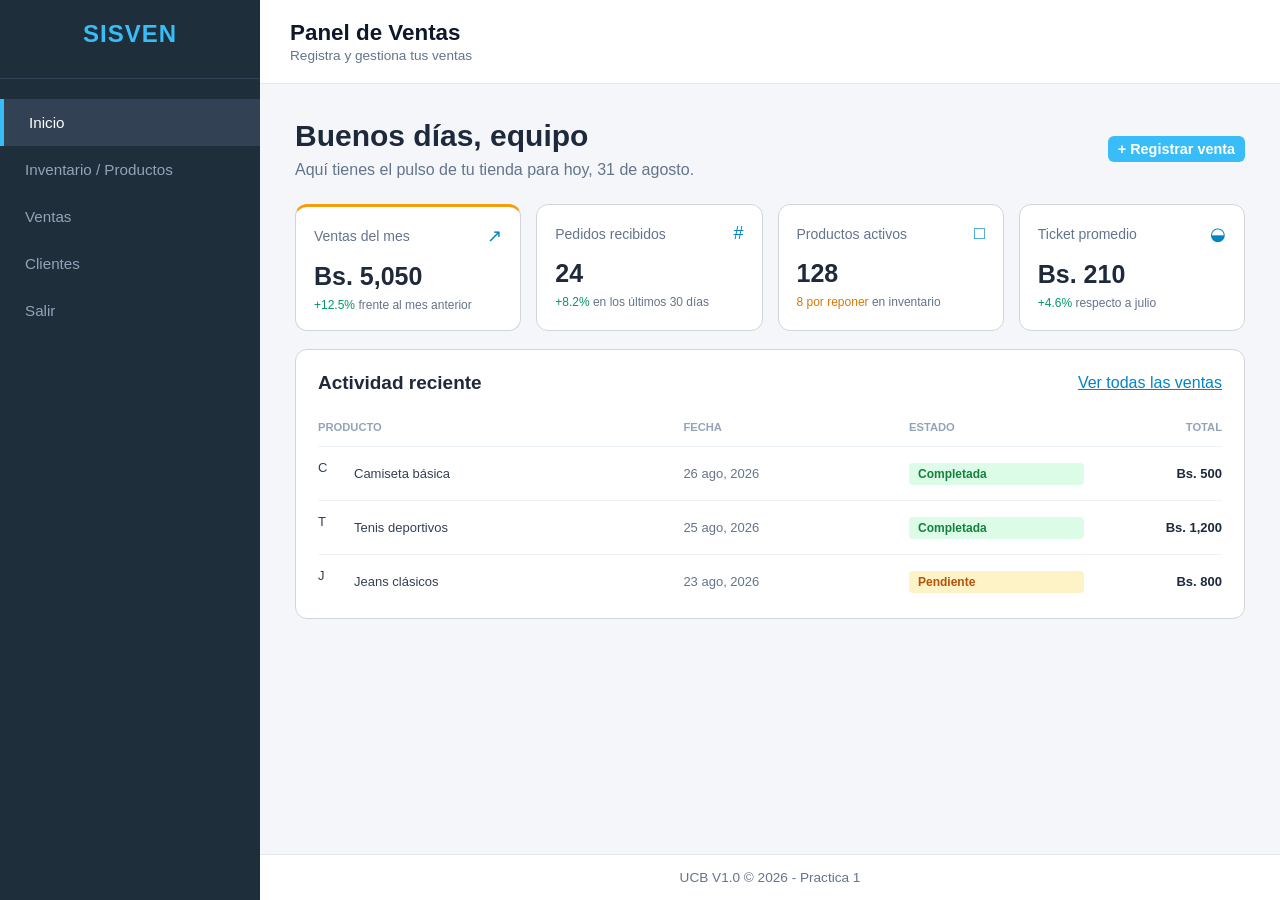
<file: index.html>
<!DOCTYPE html>
<html lang="es">
<head>
    <meta charset="UTF-8">
    <meta name="viewport" content="width=device-width, initial-scale=1.0">
    <title>Sistema de Ventas - Tienda de Ropa</title>
    <link rel="stylesheet" href="styles/menu.css">
    <link rel="stylesheet" href="styles/style.css">
</head>
<body>

    <!-- CONTENEDOR PRINCIPAL EN REJILLA -->
    <div class="grid-container">
        
        <!-- MENÚ LATERAL IZQUIERDO (SIDEBAR) -->
        <aside class="sidebar">
            <div class="sidebar-logo">
                <h2>SISVEN</h2>
            </div>
            <nav class="sidebar-nav">
                <a href="dashboard.html" target="contenedor" class="active">Inicio</a>
                <a href="productos.html" target="contenedor" >Inventario / Productos</a>
                <a href="ventas.html" target="contenedor">Ventas</a>
                <a href="#">Clientes</a>
                <a href="login.html">Salir</a>
            </nav>
        </aside>

        <!-- CONTENIDO DE LA DERECHA (ENCABEZADO, CUERPO Y PIE) -->
        <div class="main-layout">
            
            <!-- ENCABEZADO -->
            <header class="header">
                <div class="header-title">
                    <h1>Panel de Ventas</h1>
                    <p>Registra y gestiona tus ventas</p>
                </div>
            </header>

            <!-- CUERPO DE LA PÁGINA (PRODUCTOS) -->
            <main class="content">
                  <iframe name="contenedor" src="dashboard.html" style="width: 100%; height: 100%; border: none;"></iframe>
            </main>

            <!-- PIE DE PÁGINA -->
            <footer class="footer">
                <p>UCB V1.0 &copy; 2026 - Practica 1 </p>
            </footer>

        </div>
    </div>

</body>
</html>
</file>
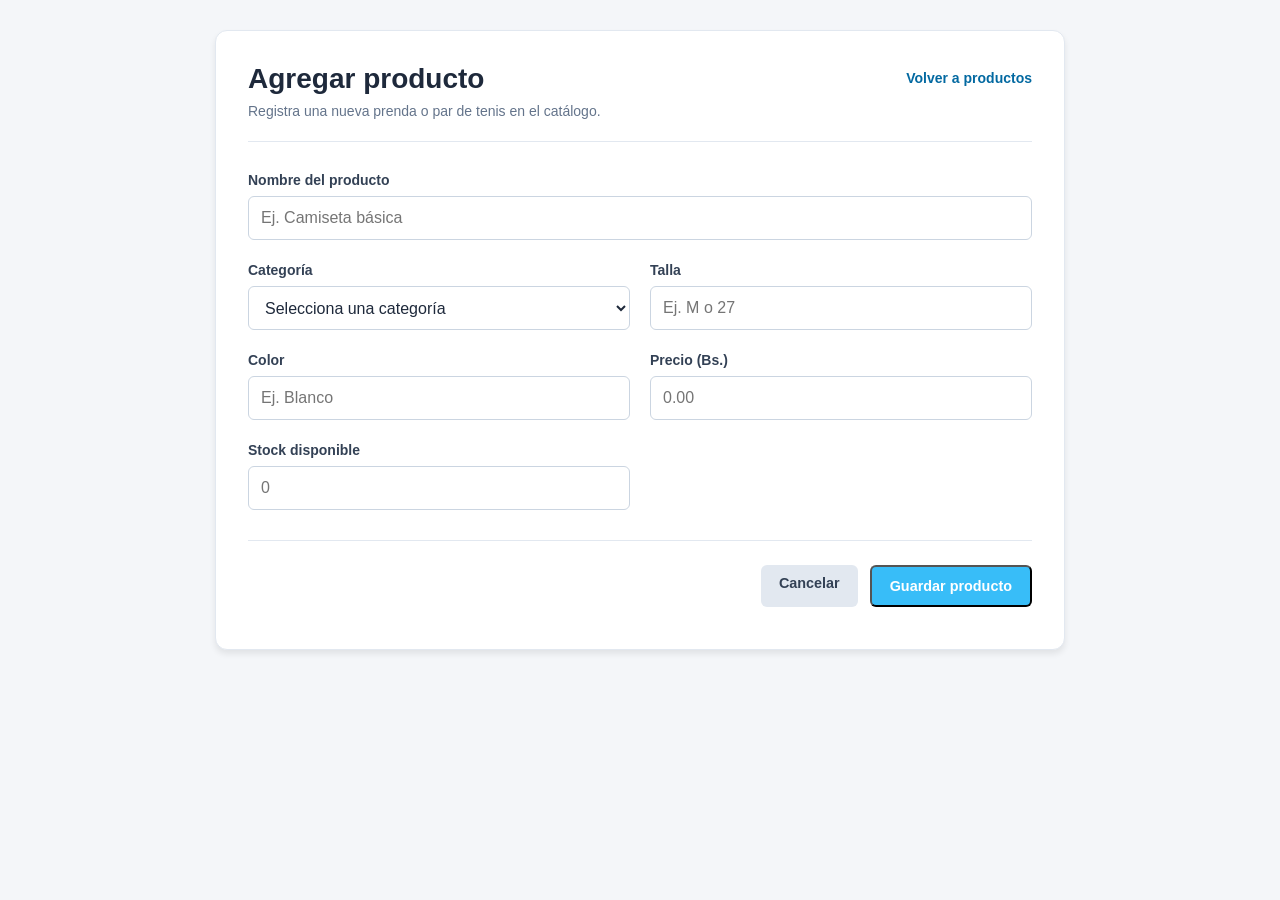
<file: agregar_producto.html>
<!DOCTYPE html>
<html lang="es">
<head>
    <meta charset="UTF-8">
    <meta name="viewport" content="width=device-width, initial-scale=1.0">
    <title>Agregar producto</title>
    <link rel="stylesheet" href="styles/style.css">
    <link rel="stylesheet" href="styles/agregar-producto.css">
</head>
<body>
    <main class="product-form-container">
        <div class="page-heading">
            <div>
                <h1>Agregar producto</h1>
                <p class="intro">Registra una nueva prenda o par de tenis en el catálogo.</p>
            </div>
            <a class="back-link" href="productos.html">Volver a productos</a>
        </div>

        <form class="product-form" action="productos.html" method="get">
            <div class="form-group form-group-wide">
                <label for="nombre">Nombre del producto</label>
                <input type="text" id="nombre" name="nombre" placeholder="Ej. Camiseta básica" required>
            </div>

            <div class="form-group">
                <label for="categoria">Categoría</label>
                <select id="categoria" name="categoria" required>
                    <option value="" selected disabled>Selecciona una categoría</option>
                    <option value="Ropa">Ropa</option>
                    <option value="Tenis">Tenis</option>
                </select>
            </div>

            <div class="form-group">
                <label for="talla">Talla</label>
                <input type="text" id="talla" name="talla" placeholder="Ej. M o 27" required>
            </div>

            <div class="form-group">
                <label for="color">Color</label>
                <input type="text" id="color" name="color" placeholder="Ej. Blanco" required>
            </div>

            <div class="form-group">
                <label for="precio">Precio (Bs.)</label>
                <input type="number" id="precio" name="precio" min="0.01" step="0.01" placeholder="0.00" required>
            </div>

            <div class="form-group">
                <label for="stock">Stock disponible</label>
                <input type="number" id="stock" name="stock" min="0" step="1" placeholder="0" required>
            </div>

            <div class="form-actions">
                <a class="btn btn-secondary" href="productos.html">Cancelar</a>
                <button class="btn btn-primary" type="submit">Guardar producto</button>
            </div>
        </form>
    </main>
</body>
</html>
</file>
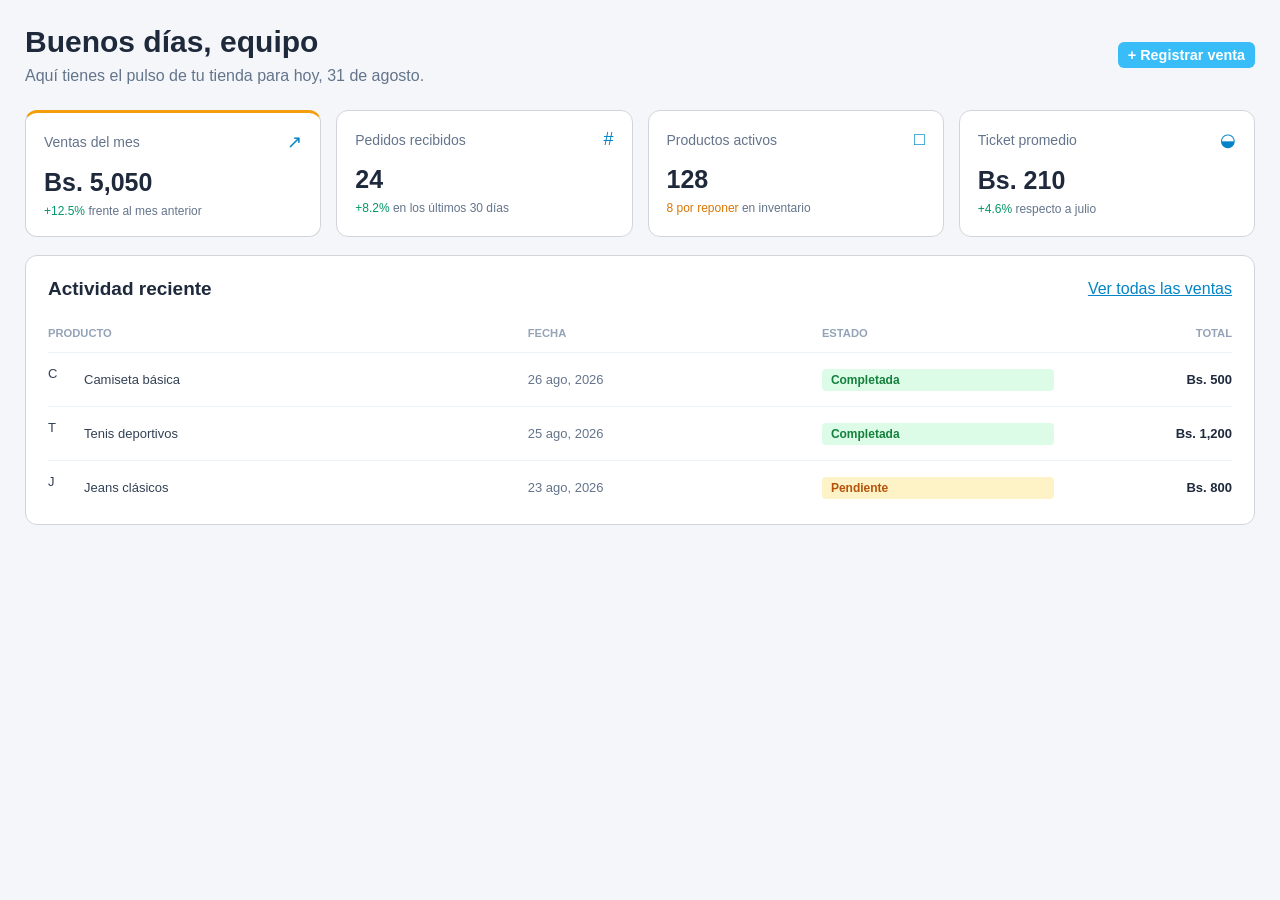
<file: dashboard.html>
<!DOCTYPE html>
<html lang="es">
<head>
    <meta charset="UTF-8">
    <meta name="viewport" content="width=device-width, initial-scale=1.0">
    <title>Dashboard | SISVEN</title>
    <link rel="stylesheet" href="styles/style.css">
    <link rel="stylesheet" href="styles/dashboard.css">
    <link rel="stylesheet" href="styles/ventas.css">
</head>
<body>
    <main class="dashboard">
        <section class="welcome-row">
            <div>
                <h1>Buenos días, equipo</h1>
                <p class="welcome-copy">Aquí tienes el pulso de tu tienda para hoy, 31 de agosto.</p>
            </div>
            <a class="btn btn-primary dashboard-action" href="nueva_venta.html">+ Registrar venta</a>
        </section>

        <section class="cards-grid" aria-label="Indicadores principales">
            <article class="card card-accent">
                <div class="metric-topline"><span>Ventas del mes</span><span class="metric-icon">↗</span></div>
                <strong>Bs. 5,050</strong>
                <p><span class="positive">+12.5%</span> frente al mes anterior</p>
            </article>
            <article class="card">
                <div class="metric-topline"><span>Pedidos recibidos</span><span class="metric-icon">#</span></div>
                <strong>24</strong>
                <p><span class="positive">+8.2%</span> en los últimos 30 días</p>
            </article>
            <article class="card">
                <div class="metric-topline"><span>Productos activos</span><span class="metric-icon">□</span></div>
                <strong>128</strong>
                <p><span class="warning">8 por reponer</span> en inventario</p>
            </article>
            <article class="card">
                <div class="metric-topline"><span>Ticket promedio</span><span class="metric-icon">◒</span></div>
                <strong>Bs. 210</strong>
                <p><span class="positive">+4.6%</span> respecto a julio</p>
            </article>
        </section>

        <section class="panel activity-panel">
            <div class="panel-heading"><div><h2>Actividad reciente</h2></div><a href="ventas.html" class="panel-link">Ver todas las ventas</a></div>
            <div class="activity-table">
                <div class="activity-row activity-head"><span>Producto</span><span>Fecha</span><span>Estado</span><span class="amount-heading">Total</span></div>
                <div class="activity-row"><span class="product-cell"><span class="product-dot">C</span>Camiseta básica</span><span>26 ago, 2026</span><span class="status status-paid">Completada</span><strong class="amount">Bs. 500</strong></div>
                <div class="activity-row"><span class="product-cell"><span class="product-dot dot-orange">T</span>Tenis deportivos</span><span>25 ago, 2026</span><span class="status status-paid">Completada</span><strong class="amount">Bs. 1,200</strong></div>
                <div class="activity-row"><span class="product-cell"><span class="product-dot dot-purple">J</span>Jeans clásicos</span><span>23 ago, 2026</span><span class="status status-pending">Pendiente</span><strong class="amount">Bs. 800</strong></div>
            </div>
        </section>
    </main>
</body>
</html>
</file>
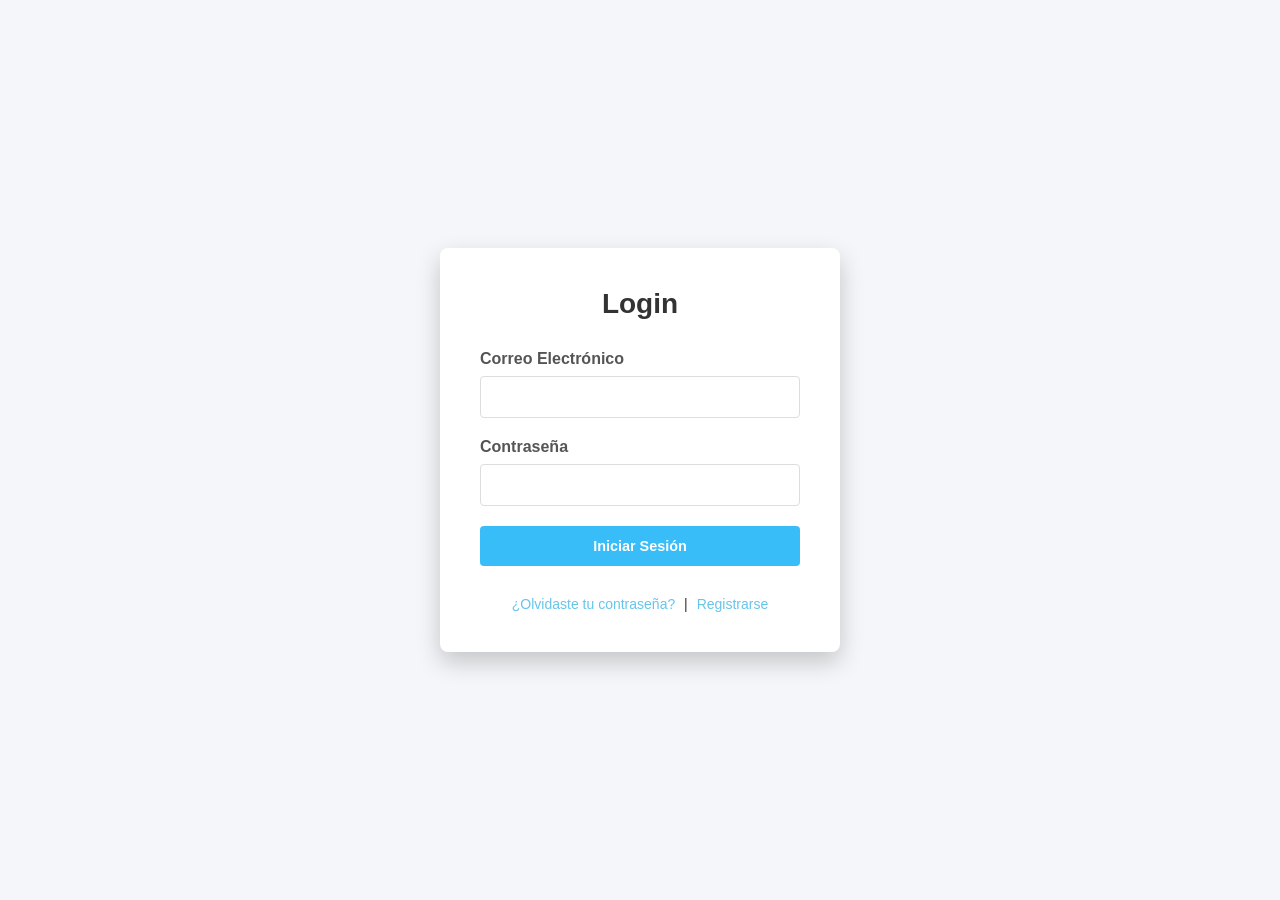
<file: login.html>
<!DOCTYPE html>
<html lang="es">
<head>
    <meta charset="UTF-8">
    <meta name="viewport" content="width=device-width, initial-scale=1.0">
    <link rel="stylesheet" href="styles/style.css">
    <link rel="stylesheet" href="styles/login.css">
    <title>Login</title>
</head>
<body>
    <div class="container">
        <h1>Login</h1>
        <form action="index.html" method="get">
            <div class="form-group">
                <label for="email">Correo Electrónico</label>
                <input type="email" id="email" name="email" required>
            </div>
            
            <div class="form-group">
                <label for="password">Contraseña</label>
                <input type="password" id="password" name="password" required>
            </div>
            
            <button type="submit" class="btn btn-primary">Iniciar Sesión</button>
            
            <div class="links">
                <a href="#">¿Olvidaste tu contraseña?</a> |
                <a href="#">Registrarse</a>
            </div>
        </form>
    </div>
</body>
</html>
</file>
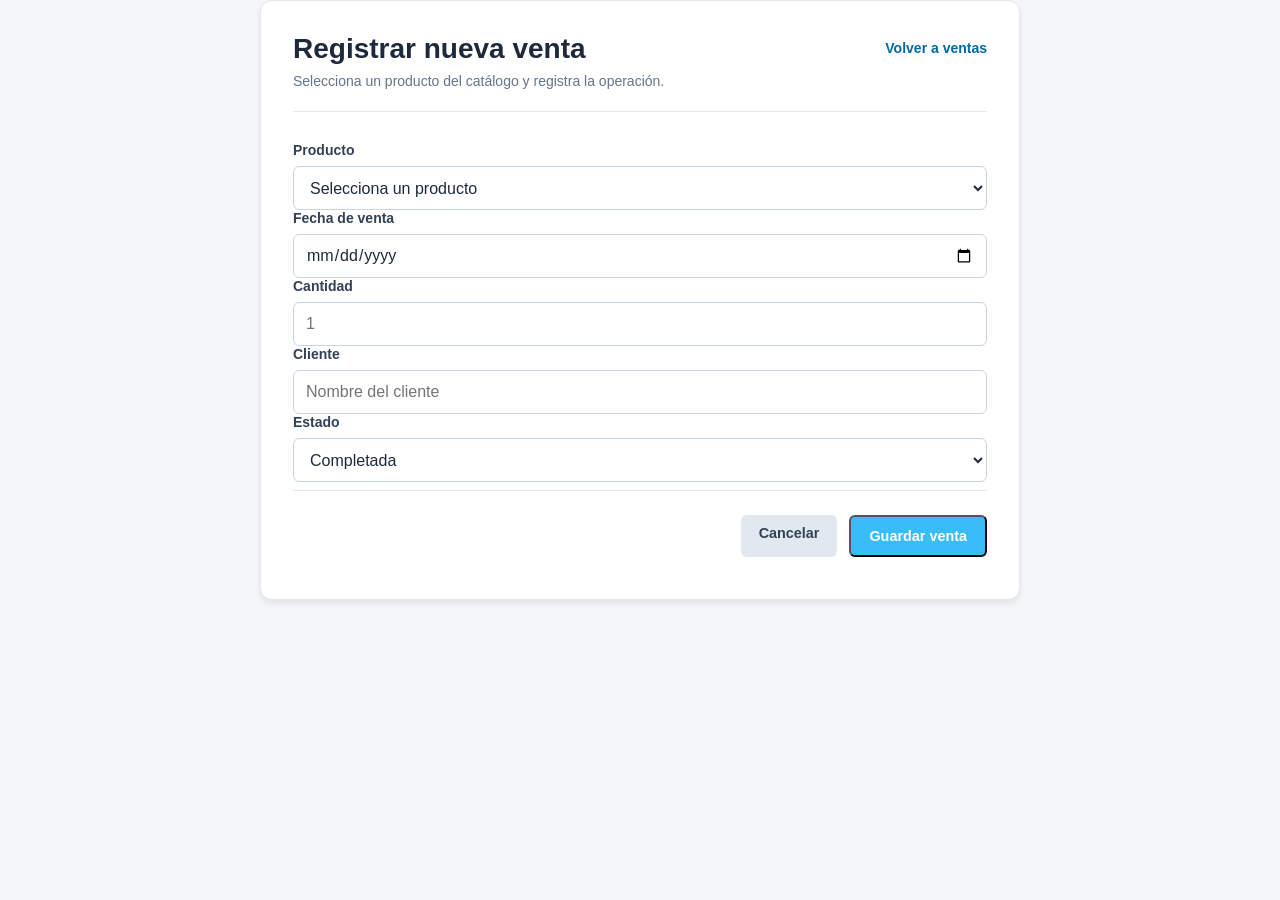
<file: nueva_venta.html>
<!DOCTYPE html>
<html lang="es">
<head>
    <meta charset="UTF-8">
    <meta name="viewport" content="width=device-width, initial-scale=1.0">
    <title>Nueva venta</title>
    <link rel="stylesheet" href="styles/style.css">
    <link rel="stylesheet" href="styles/nueva-venta.css">
</head>
<body>
    <main class="sale-form-container">
        <div class="page-heading">
            <div>
                <h1>Registrar nueva venta</h1>
                <p class="intro">Selecciona un producto del catálogo y registra la operación.</p>
            </div>
            <a class="back-link" href="ventas.html">Volver a ventas</a>
        </div>

        <form action="ventas.html" method="get">
            <div class="form-group form-group-wide">
                <label for="producto">Producto</label>
                <select id="producto" name="producto" required>
                    <option value="" selected disabled>Selecciona un producto</option>
                    <option value="Camiseta básica" data-category="Ropa" data-price="250">Camiseta básica - Bs. 250</option>
                    <option value="Sudadera con capucha" data-category="Ropa" data-price="650">Sudadera con capucha - Bs. 650</option>
                    <option value="Jeans clásicos" data-category="Ropa" data-price="800">Jeans clásicos - Bs. 800</option>
                    <option value="Tenis deportivos" data-category="Tenis" data-price="1200">Tenis deportivos - Bs. 1,200</option>
                    <option value="Tenis casuales" data-category="Tenis" data-price="950">Tenis casuales - Bs. 950</option>
                </select>
            </div>

            <div class="form-group">
                <label for="fecha">Fecha de venta</label>
                <input type="date" id="fecha" name="fecha" required>
            </div>

            <div class="form-group">
                <label for="cantidad">Cantidad</label>
                <input type="number" id="cantidad" name="cantidad" min="1" step="1" placeholder="1" required>
            </div>

            <div class="form-group">
                <label for="cliente">Cliente</label>
                <input type="text" id="cliente" name="cliente" placeholder="Nombre del cliente" required>
            </div>

            <div class="form-group">
                <label for="estado">Estado</label>
                <select id="estado" name="estado" required>
                    <option value="Completada">Completada</option>
                    <option value="Pendiente">Pendiente</option>
                </select>
            </div>

            <div class="form-actions">
                <a class="btn btn-secondary" href="ventas.html">Cancelar</a>
                <button class="btn btn-primary" type="submit">Guardar venta</button>
            </div>
        </form>
    </main>
</body>
</html>
</file>
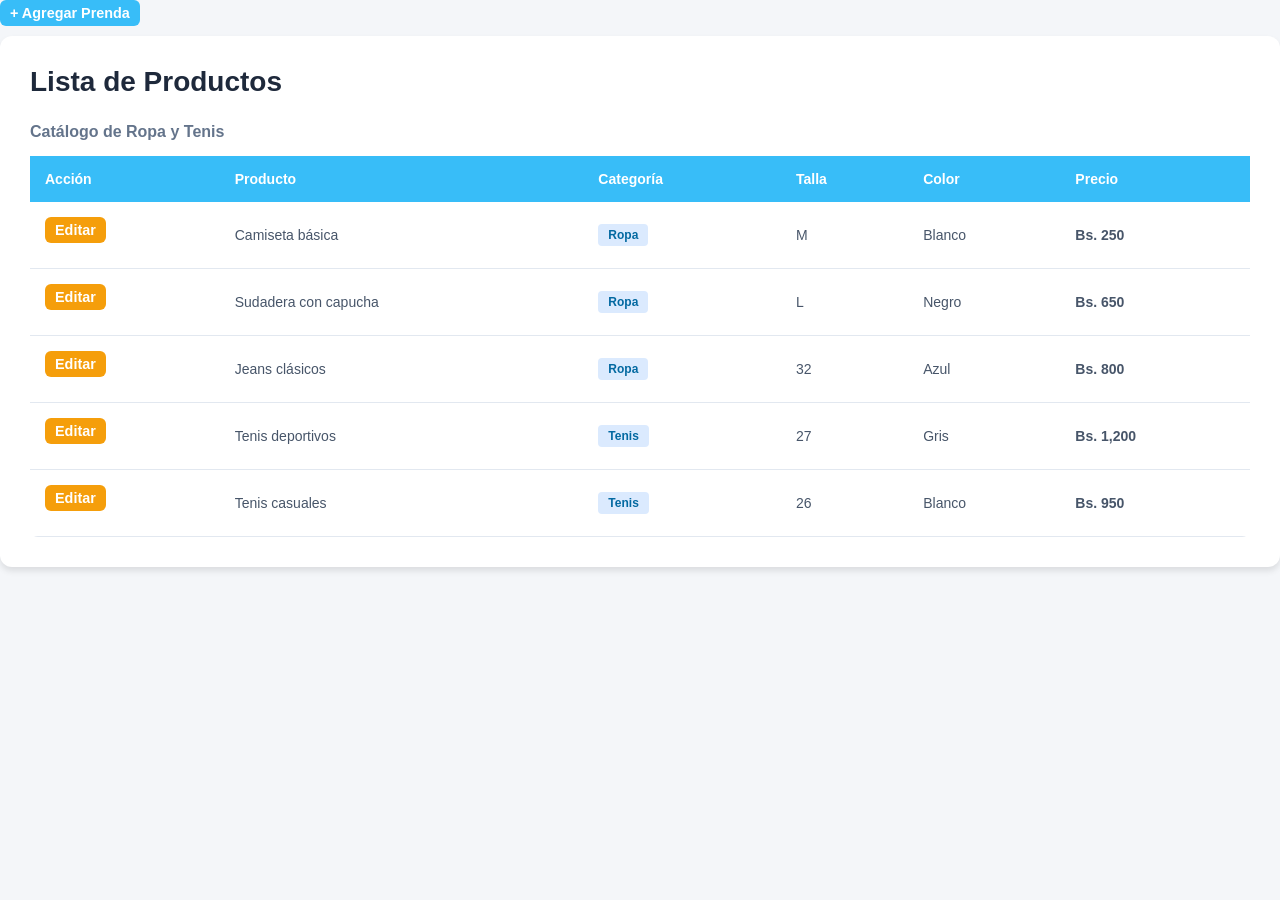
<file: productos.html>
<!DOCTYPE html>
<html lang="es">
<head>
	<meta charset="UTF-8">
	<meta name="viewport" content="width=device-width, initial-scale=1.0">
	<title>Lista de productos</title>
    <link rel="stylesheet" href="styles/style.css">
    <link rel="stylesheet" href="styles/productos.css">
	<link rel="stylesheet" href="styles/table.css">
</head>
<body>
	<a class="btn btn-primary" href="agregar_producto.html">+ Agregar Prenda</a>

	<div class="products-container">
		<h1>Lista de Productos</h1>

		<div class="table-wrapper">
			<table>
				<caption>Catálogo de Ropa y Tenis</caption>
				<thead>
					<tr>
						<th>Acción</th>
						<th>Producto</th>
						<th>Categoría</th>
						<th>Talla</th>
						<th>Color</th>
						<th>Precio</th>
					</tr>
				</thead>
				<tbody>
					
					<tr>
						<td><a class="btn btn-warning">Editar</a></td>
						<td>Camiseta básica</td>
						<td><span class="badge">Ropa</span></td>
						<td>M</td>
						<td>Blanco</td>
						<td> <b>Bs. 250</b> </td>
					</tr>
					<tr>
						<td><a class="btn btn-warning">Editar</a></td>
						<td>Sudadera con capucha</td>
						<td><span class="badge">Ropa</span></td>
						<td>L</td>
						<td>Negro</td>
						<td> <b>Bs. 650</b> </td>
					</tr>
					<tr>
						<td><a class="btn btn-warning">Editar</a></td>
						<td>Jeans clásicos</td>
						<td><span class="badge">Ropa</span></td>
						<td>32</td>
						<td>Azul</td>
						<td> <b>Bs. 800</b> </td>
					</tr>
					<tr>
						<td><a class="btn btn-warning">Editar</a></td>
						<td>Tenis deportivos</td>
						<td><span class="badge">Tenis</span></td>
						<td>27</td>
						<td>Gris</td>
						<td> <b>Bs. 1,200</b> </td>
					</tr>
					<tr>
						<td><a class="btn btn-warning">Editar</a></td>
						<td>Tenis casuales</td>
						<td><span class="badge">Tenis</span></td>
						<td>26</td>
						<td>Blanco</td>
						<td> <b>Bs. 950</b> </td>
					</tr>
				</tbody>
			</table>
		</div>
	</div>
</body>
</html>
</file>
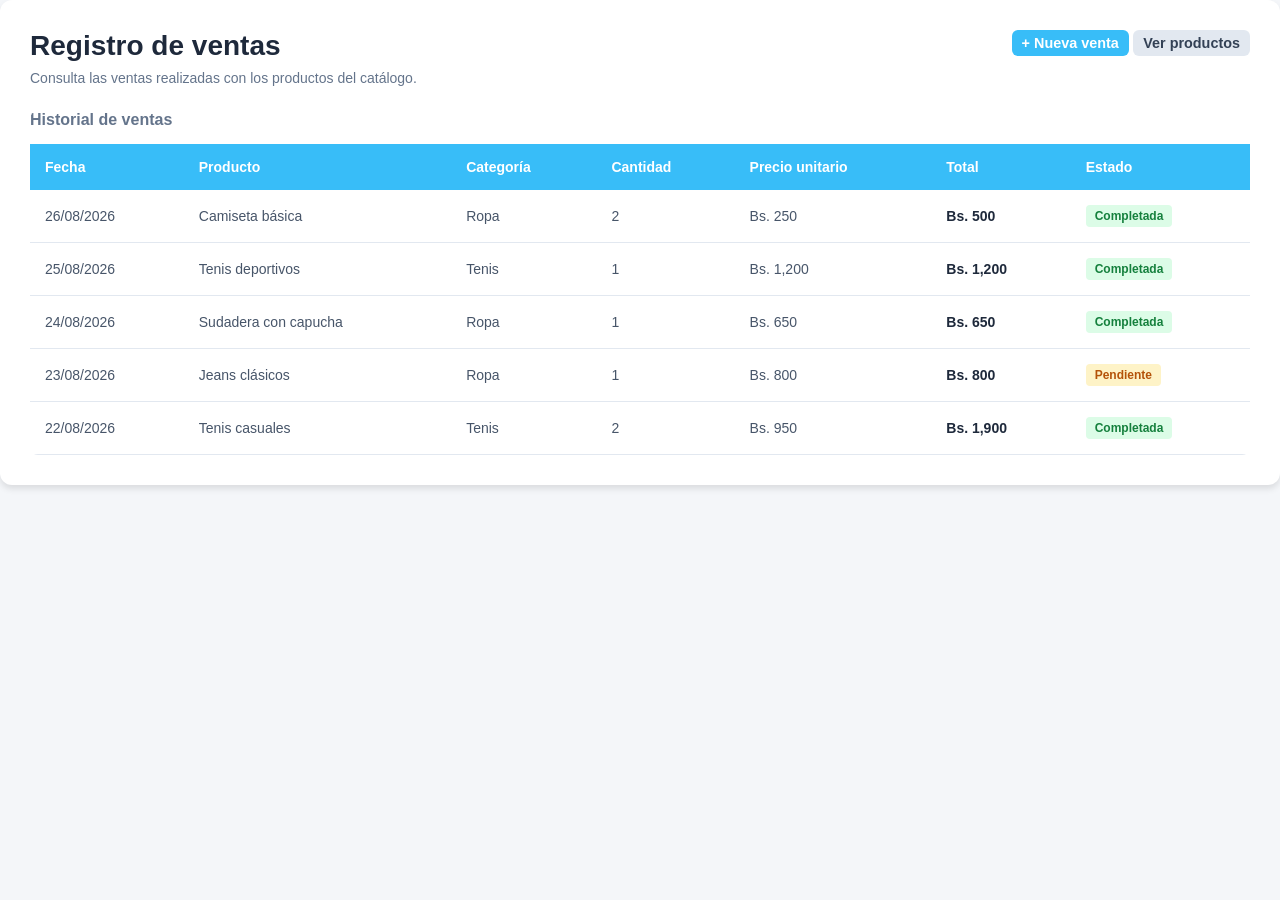
<file: ventas.html>
<!DOCTYPE html>
<html lang="es">
<head>
    <meta charset="UTF-8">
    <meta name="viewport" content="width=device-width, initial-scale=1.0">
    <title>Registro de ventas</title>
    <link rel="stylesheet" href="styles/style.css">
    <link rel="stylesheet" href="styles/ventas.css">
    <link rel="stylesheet" href="styles/table.css">
</head>
<body>
    <main class="sales-container">
        <div class="sales-heading">
            <div>
                <h1>Registro de ventas</h1>
                <p class="intro">Consulta las ventas realizadas con los productos del catálogo.</p>
            </div>
            <div class="heading-actions">
                <a class="btn btn-primary" href="nueva_venta.html">+ Nueva venta</a>
                <a class="btn btn-secondary" href="productos.html">Ver productos</a>
            </div>
        </div>

        <div class="table-wrapper">
            <table>
                <caption>Historial de ventas</caption>
                <thead>
                    <tr>
                        <th>Fecha</th>
                        <th>Producto</th>
                        <th>Categoría</th>
                        <th>Cantidad</th>
                        <th>Precio unitario</th>
                        <th>Total</th>
                        <th>Estado</th>
                    </tr>
                </thead>
                <tbody>
                    <tr>
                        <td>26/08/2026</td>
                        <td>Camiseta básica</td>
                        <td><span class="badge">Ropa</span></td>
                        <td>2</td>
                        <td>Bs. 250</td>
                        <td><strong>Bs. 500</strong></td>
                        <td><span class="status status-paid">Completada</span></td>
                    </tr>
                    <tr>
                        <td>25/08/2026</td>
                        <td>Tenis deportivos</td>
                        <td><span class="badge">Tenis</span></td>
                        <td>1</td>
                        <td>Bs. 1,200</td>
                        <td><strong>Bs. 1,200</strong></td>
                        <td><span class="status status-paid">Completada</span></td>
                    </tr>
                    <tr>
                        <td>24/08/2026</td>
                        <td>Sudadera con capucha</td>
                        <td><span class="badge">Ropa</span></td>
                        <td>1</td>
                        <td>Bs. 650</td>
                        <td><strong>Bs. 650</strong></td>
                        <td><span class="status status-paid">Completada</span></td>
                    </tr>
                    <tr>
                        <td>23/08/2026</td>
                        <td>Jeans clásicos</td>
                        <td><span class="badge">Ropa</span></td>
                        <td>1</td>
                        <td>Bs. 800</td>
                        <td><strong>Bs. 800</strong></td>
                        <td><span class="status status-pending">Pendiente</span></td>
                    </tr>
                    <tr>
                        <td>22/08/2026</td>
                        <td>Tenis casuales</td>
                        <td><span class="badge">Tenis</span></td>
                        <td>2</td>
                        <td>Bs. 950</td>
                        <td><strong>Bs. 1,900</strong></td>
                        <td><span class="status status-paid">Completada</span></td>
                    </tr>
                </tbody>
            </table>
        </div>
    </main>
</body>
</html>
</file>
<file: styles/menu.css>
/* MENÚ LATERAL (SIDEBAR) */
.sidebar {
    background-color: #1e2e3b;
    color: #ffffff;
    display: flex;
    flex-direction: column;
    padding: 20px 0;
}

.sidebar-logo {
    padding: 0 20px 30px 20px;
    border-bottom: 1px solid #334155;
    text-align: center;
}

.sidebar-logo h2 {
    font-size: 1.5rem;
    color: #38bdf8;
    letter-spacing: 1px;
}

.sidebar-nav {
    display: flex;
    flex-direction: column;
    margin-top: 20px;
}

.sidebar-nav a {
    color: #94a3b8;
    text-decoration: none;
    padding: 15px 25px;
    font-size: 0.95rem;
    display: flex;
    align-items: center;
    transition: all 0.2s;
}

.sidebar-nav a:hover, .sidebar-nav a.active {
    color: #ffffff;
    background-color: #334155;
    border-left: 4px solid #38bdf8;
}
</file>
<file: styles/style.css>
/* Configuración General */
* {
    margin: 0;
    padding: 0;
    box-sizing: border-box;
    font-family: 'Segoe UI', Arial, sans-serif;
}

body {
    background-color: #f4f6f9;
    color: #333;
    overflow-x: hidden;
    color: #333;
}

/* DISTRIBUCIÓN GRID PRINCIPAL */
.grid-container {
    display: grid;
    grid-template-columns: 260px 1fr;
    min-height: 100vh;
}

/* DISEÑO DE LA SECCIÓN DERECHA */
.main-layout {
    display: flex;
    flex-direction: column;
    height: 100vh;
}

/* ENCABEZADO */
.header {
    background-color: #ffffff;
    padding: 20px 30px;
    display: flex;
    justify-content: space-between;
    align-items: center;
    border-bottom: 1px solid #e2e8f0;
}

.header-title h1 {
    font-size: 1.4rem;
    color: #0f172a;
}

.header-title p {
    font-size: 0.85rem;
    color: #64748b;
    margin-top: 2px;
}

/* CUERPO CENTRAL (ZONA SCROLLABLE) */
.content {
    flex: 1;
    padding: 10px;
}

/* Botones */
.btn {
    display: inline-block;
    padding: 5px 10px;
    margin-bottom: 10px;
    border-radius: 6px;
    font-weight: 600;
    cursor: pointer;
    font-size: 0.9rem;
    text-decoration: none;
}

.btn-primary {
    background-color: #38bdf8;
    color: #ffffff;
}

.btn-primary:hover {
    background-color: #0ea5e9;
}

.btn-warning {
    background-color: #f59e0b;
    color: #ffffff;
}

.btn-warning:hover {
    background-color: #eaa700;
}

.btn-secondary {
    background-color: #e2e8f0;
    color: #334155;
}

.btn-secondary:hover {
    background-color: #cbd5e1;
}

/* PIE DE PÁGINA (FIXED AL FINAL DE LA VISTA) */
.footer {
    background-color: #ffffff;
    text-align: center;
    padding: 15px 0;
    font-size: 0.85rem;
    color: #64748b;
    border-top: 1px solid #e2e8f0;
}
</file>
<file: styles/agregar-producto.css>
body {
    min-height: 100vh;
    padding: 30px;
}

.product-form-container {
    max-width: 850px;
    margin: 0 auto;
    padding: 32px;
    background-color: #ffffff;
    border: 1px solid #e2e8f0;
    border-radius: 12px;
    box-shadow: 0 4px 6px rgba(0, 0, 0, 0.08);
}

.page-heading {
    display: flex;
    justify-content: space-between;
    align-items: flex-start;
    gap: 24px;
    margin-bottom: 30px;
    padding-bottom: 22px;
    border-bottom: 1px solid #e2e8f0;
}

h1 {
    color: #1e293b;
    font-size: 28px;
    margin-bottom: 8px;
}

.intro {
    color: #64748b;
    font-size: 14px;
}

.back-link {
    color: #0369a1;
    font-size: 14px;
    font-weight: 600;
    padding-top: 7px;
    text-decoration: none;
    white-space: nowrap;
}

.back-link:hover {
    color: #0ea5e9;
    text-decoration: underline;
}

.product-form {
    display: grid;
    grid-template-columns: repeat(2, minmax(0, 1fr));
    gap: 22px 20px;
}

.form-group {
    display: flex;
    flex-direction: column;
    gap: 8px;
}

.form-group-wide {
    grid-column: 1 / -1;
}

label {
    color: #334155;
    font-size: 14px;
    font-weight: 600;
}

input,
select {
    width: 100%;
    min-height: 44px;
    padding: 10px 12px;
    border: 1px solid #cbd5e1;
    border-radius: 6px;
    background-color: #ffffff;
    color: #1e293b;
    font: inherit;
}

input:focus,
select:focus {
    outline: 2px solid #7dd3fc;
    outline-offset: 1px;
    border-color: #0284c7;
}

.form-actions {
    display: flex;
    justify-content: flex-end;
    gap: 12px;
    grid-column: 1 / -1;
    margin-top: 8px;
    padding-top: 24px;
    border-top: 1px solid #e2e8f0;
}

.form-actions .btn {
    min-height: 42px;
    padding: 10px 18px;
    text-decoration: none;
}

.btn-secondary {
    background-color: #e2e8f0;
    color: #334155;
}

.btn-secondary:hover {
    background-color: #cbd5e1;
}

@media (max-width: 600px) {
    body {
        padding: 12px;
    }

    .product-form-container {
        padding: 22px 16px;
    }

    .page-heading {
        flex-direction: column;
        gap: 12px;
    }

    .product-form {
        grid-template-columns: 1fr;
    }

    .form-group-wide,
    .form-actions {
        grid-column: auto;
    }

    .form-actions {
        justify-content: stretch;
    }

    .form-actions .btn {
        flex: 1;
        text-align: center;
    }
}
</file>
<file: styles/dashboard.css>
.dashboard {
    padding: 25px;
}

.welcome-row, .panel-heading, .metric-topline {
    display: flex;
    align-items: center;
    justify-content: space-between;
    gap: 20px;
}

.welcome-row h1 {
    color: #1e293b;
    font-size: 30px;
    margin-bottom: 8px;
}

.welcome-copy {
    color: #64748b;
}

.dashboard-action { margin-bottom: 0; }
.panel-link { background: transparent; color: #0284c7; padding: 0; }
.panel-link:hover { background: transparent; color: #0369a1; }
.cards-grid { 
    display: grid; 
    grid-template-columns: repeat(4, 1fr); 
    gap: 15px;
    margin: 25px 0 18px; 
}
.card, .panel { background: white; border: 1px solid #d1d5db;    border-radius: 12px; }
.card { padding: 18px; }
.card-accent { border-top: 3px solid #f59e0b; }
.metric-topline { color: #64748b; font-size: 14px; }
.metric-icon { color: #0284c7; font-size: 18px; }
.card strong { color: #1e293b; display: block; font-size: 25px; margin: 15px 0 7px; }
.card p { color: #64748b; font-size: 12px; }
.positive { color: #059669; }
.warning { color: #d97706; }
.panel { padding: 22px; }
.panel h2 { color: #1e293b; font-size: 19px; }
.activity-panel { padding-bottom: 10px; }
.activity-table { color: #64748b; font-size: 13px; margin-top: 14px; }
.activity-row { align-items: center; border-top: 1px solid #edf2f7; display: grid; gap: 16px; grid-template-columns: 2fr 1.2fr 1fr 0.7fr; padding: 13px 0; }
.activity-head { border-top: 0; color: #94a3b8; font-size: 0.7rem; font-weight: 700; text-transform: uppercase; }
.product-cell { align-items: center; color: #334155; display: flex; gap: 9px; }.product-dot { height: 27px; width: 27px; }.status-complete, .status-pending { font-size: 12px; font-weight: 700; }.status-complete { color: #059669; }.status-pending { color: #d97706; }.amount { color: #1e293b; text-align: right; }.amount-heading { text-align: right; }

@media (max-width: 900px) { .cards-grid { grid-template-columns: repeat(2, 1fr); } }
@media (max-width: 600px) { .dashboard { padding: 15px; }.welcome-row { align-items: flex-start; flex-direction: column; }.dashboard-action { width: 100%; text-align: center; }.cards-grid { gap: 10px; grid-template-columns: repeat(2, 1fr); margin-top: 20px; }.card { padding: 12px; }.card strong { font-size: 21px; }.panel { padding: 15px; }.activity-row { gap: 8px; grid-template-columns: 1.7fr 1.1fr 0.8fr; }.activity-row .amount, .amount-heading { display: none; }.activity-row > span:nth-child(2) { font-size: 11px; } }
</file>
<file: styles/ventas.css>
.sales-container {
    margin: 0 auto;
    padding: 30px;
    background-color: #ffffff;
    border-radius: 12px;
    box-shadow: 0 4px 6px rgba(0, 0, 0, 0.1);
}

.sales-heading {
    display: flex;
    justify-content: space-between;
    align-items: flex-start;
    gap: 24px;
    margin-bottom: 25px;
}

h1 {
    margin-bottom: 8px;
    color: #1e293b;
    font-size: 28px;
}

.intro {
    color: #64748b;
    font-size: 14px;
}

.sales-heading .btn {
    margin-bottom: 0;
    white-space: nowrap;
}

.status {
    display: inline-block;
    padding: 4px 9px;
    border-radius: 4px;
    font-size: 12px;
    font-weight: 600;
}

.status-paid {
    background-color: #dcfce7;
    color: #15803d;
}

.status-pending {
    background-color: #fef3c7;
    color: #b45309;
}

@media (max-width: 600px) {
    .sales-container {
        padding: 16px 10px;
    }

    .sales-heading {
        flex-direction: column;
        gap: 14px;
    }

    h1 {
        font-size: 22px;
    }

    th,
    td {
        padding: 10px;
        font-size: 13px;
    }
}
</file>
<file: styles/login.css>
body {

    font-family: Arial, sans-serif;
    min-height: 100vh;
    display: flex;
    justify-content: center;
    align-items: center;
}
        
.container {
    background: white;
    padding: 40px;
    border-radius: 8px;
    box-shadow: 0 10px 25px rgba(0, 0, 0, 0.2);
    width: 100%;
    max-width: 400px;    
}
        
h1 {
    text-align: center;
    color: #333;
    margin-bottom: 30px;
    font-size: 28px;
}
        
        
.form-group {
    margin-bottom: 20px;
}
                
label {
    display: block;
    margin-bottom: 8px;
    color: #555;
    font-weight: bold;    
}
        
input[type="email"],

input[type="password"] {
    width: 100%;
    padding: 12px;
    border: 1px solid #ddd;
    border-radius: 4px;
    font-size: 14px;
    transition: border-color 0.3s;
}

input[type="email"]:focus,

input[type="password"]:focus {
    outline: none;
    border-color: #66c5ea;
    box-shadow: 0 0 5px rgba(102, 126, 234, 0.3);
}

.btn-primary {
    width: 100%;
    padding: 12px;
    border: none;
    border-radius: 4px;
}
        
.links {
    text-align: center;
    margin-top: 20px;
    font-size: 14px;
}
        
.links a {
    color: #66c5ea;
    text-decoration: none;
    margin: 0 5px;
}

.links a:hover {
    text-decoration: underline;
}
</file>
<file: styles/nueva-venta.css>
.sale-form-container {
    max-width: 760px;
    margin: 0 auto;
    padding: 32px;
    background-color: #ffffff;
    border: 1px solid #e2e8f0;
    border-radius: 12px;
    box-shadow: 0 4px 6px rgba(0, 0, 0, 0.08);
}

.page-heading {
    display: flex;
    justify-content: space-between;
    align-items: flex-start;
    gap: 24px;
    margin-bottom: 30px;
    padding-bottom: 22px;
    border-bottom: 1px solid #e2e8f0;
}

h1 {
    margin-bottom: 8px;
    color: #1e293b;
    font-size: 28px;
}

.intro {
    color: #64748b;
    font-size: 14px;
}

.back-link {
    padding-top: 7px;
    color: #0369a1;
    font-size: 14px;
    font-weight: 600;
    text-decoration: none;
    white-space: nowrap;
}

.back-link:hover {
    color: #0ea5e9;
    text-decoration: underline;
}

.sale-form {
    display: grid;
    grid-template-columns: repeat(2, minmax(0, 1fr));
    gap: 22px 20px;
}

.form-group {
    display: flex;
    flex-direction: column;
    gap: 8px;
}

.form-group-wide {
    grid-column: 1 / -1;
}

label {
    color: #334155;
    font-size: 14px;
    font-weight: 600;
}

input,
select {
    width: 100%;
    min-height: 44px;
    padding: 10px 12px;
    border: 1px solid #cbd5e1;
    border-radius: 6px;
    background-color: #ffffff;
    color: #1e293b;
    font: inherit;
}

input:focus,
select:focus {
    outline: 2px solid #7dd3fc;
    outline-offset: 1px;
    border-color: #0284c7;
}

.form-actions {
    display: flex;
    justify-content: flex-end;
    grid-column: 1 / -1;
    gap: 12px;
    margin-top: 8px;
    padding-top: 24px;
    border-top: 1px solid #e2e8f0;
}

.form-actions .btn {
    min-height: 42px;
    padding: 10px 18px;
    text-decoration: none;
}

@media (max-width: 600px) {
    body {
        padding: 12px;
    }

    .sale-form-container {
        padding: 22px 16px;
    }

    .page-heading {
        flex-direction: column;
        gap: 12px;
    }

    .sale-form {
        grid-template-columns: 1fr;
    }

    .form-group-wide,
    .form-actions {
        grid-column: auto;
    }

    .form-actions {
        justify-content: stretch;
    }

    .form-actions .btn {
        flex: 1;
        text-align: center;
    }
}
</file>
<file: styles/productos.css>
.products-container {
	margin: 0 auto;
	background: white;
	border-radius: 12px;
	padding: 30px;
	box-shadow: 0 4px 6px rgba(0, 0, 0, 0.1);
}

h1 {
	font-size: 28px;
	color: #1e293b;
	margin-bottom: 25px;
	font-weight: 700;
}

.btn-secondary {
	background-color: #e2e8f0;
	color: #334155;
}

.btn-secondary:hover {
	background-color: #cbd5e1;
}

.badge {
	display: inline-block;
	background-color: #dbeafe;
	color: #0369a1;
	padding: 4px 10px;
	border-radius: 4px;
	font-size: 12px;
	font-weight: 600;
}


@media (max-width: 600px) {
	.products-container {
		padding: 10px;
	}
	th, td {
	padding: 10px;
	font-size: 13px;	
	}


	h1 {
		font-size: 22px;
	}
}
</file>
<file: styles/table.css>
table {
    width: 100%;
    border-collapse: collapse;
    overflow: hidden;
    border-radius: 8px;
}

table caption {
    margin-bottom: 15px;
    color: #64748b;
    font-size: 16px;
    font-weight: 600;
    text-align: left;
}

thead {
    background-color: #38bdf8;
    color: #ffffff;
}

th {
    padding: 15px;
    font-size: 14px;
    font-weight: 600;
    text-align: left;
}

tbody tr {
    border-bottom: 1px solid #e2e8f0;
}

tbody tr:hover {
    background-color: #f8fafc;
}

td {
    padding: 15px;
    color: #475569;
    font-size: 14px;
}

td strong {
    color: #1e293b;
}
</file>
